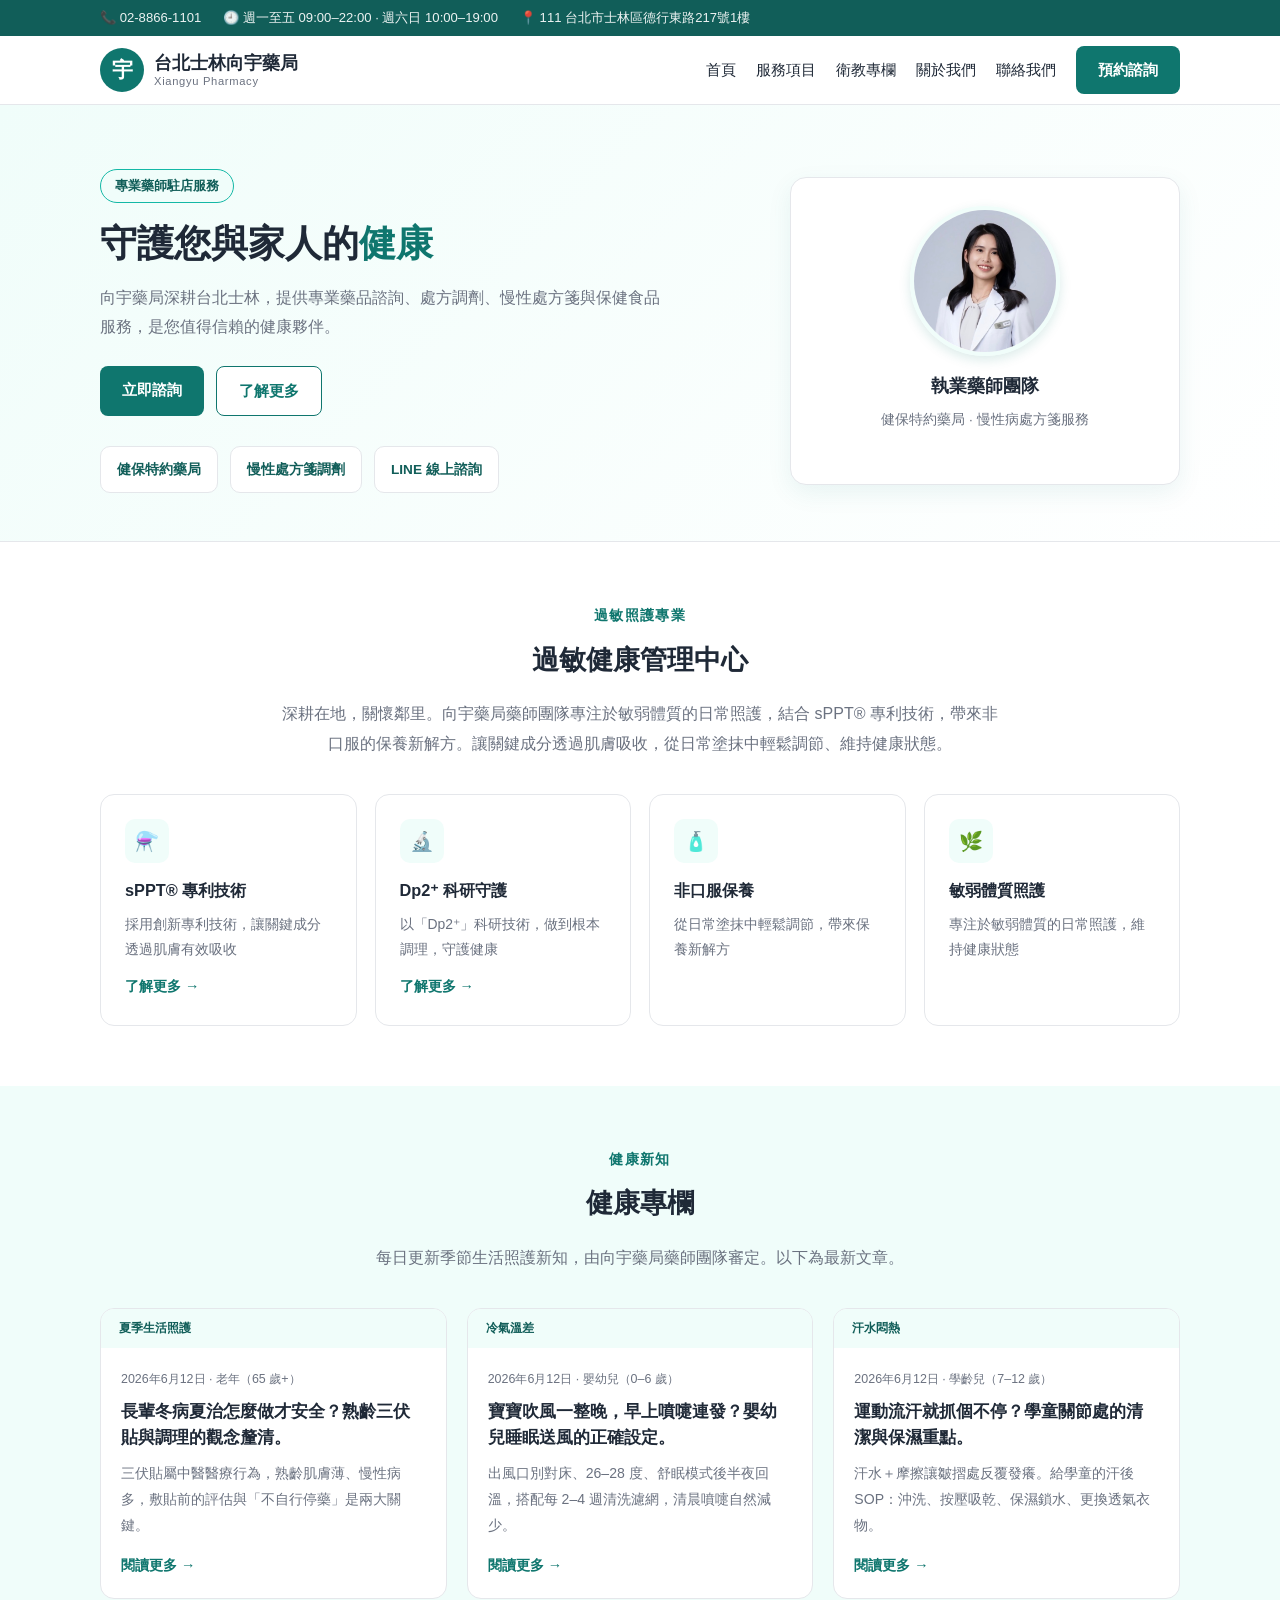
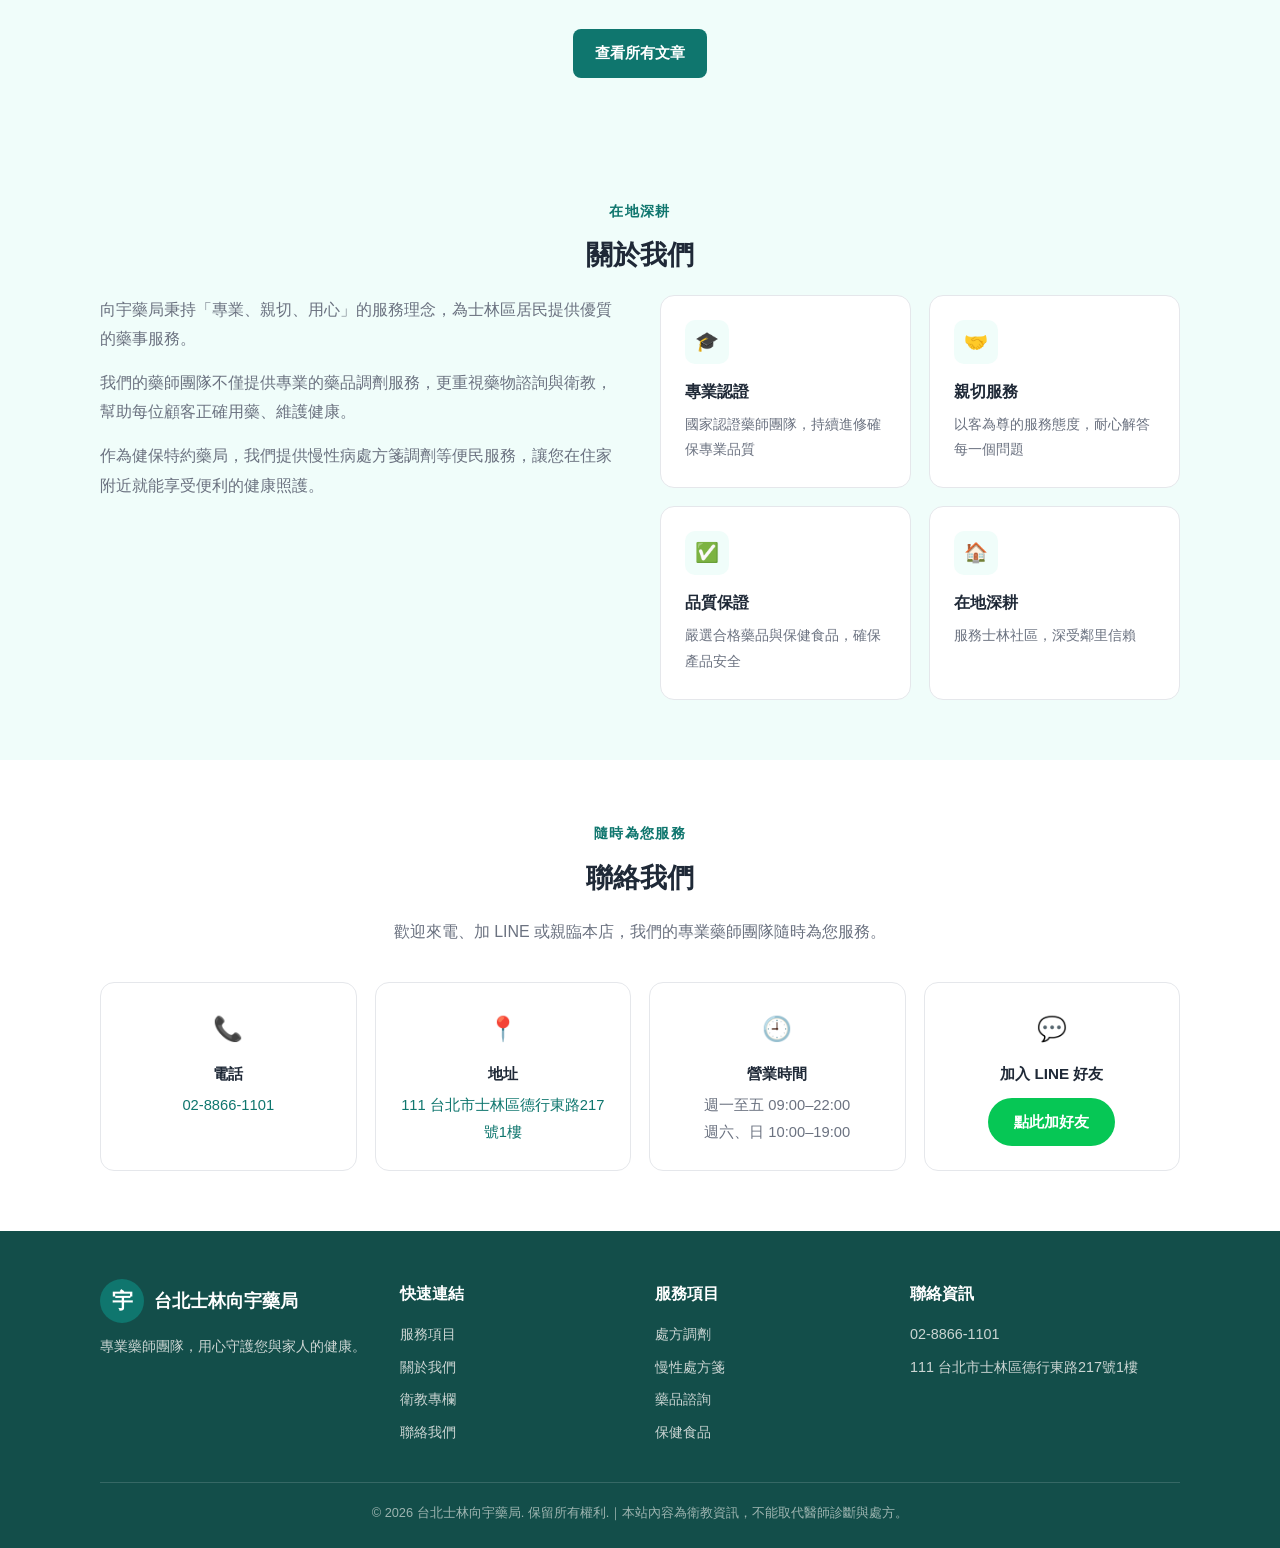
<file: index.html>
<!DOCTYPE html>
<html lang="zh-Hant-TW">
<head>
<meta charset="UTF-8">
<meta name="viewport" content="width=device-width, initial-scale=1">
<title>台北士林向宇藥局 | 專業健康服務</title>
<meta name="description" content="台北士林向宇藥局提供專業藥品諮詢、處方調劑、慢性處方箋與過敏健康管理服務，守護您與家人的健康。電話 02-8866-1101。">
<style>
:root{--p:#0F766E;--p-dark:#115E59;--p-light:#F0FDFA;--p-mid:#14B8A6;--ink:#1F2937;--muted:#6B7280;--border:#E5E7EB;--line:#06C755;--bg:#FFFFFF}
*{margin:0;padding:0;box-sizing:border-box}
body{font-family:"Noto Sans TC","Microsoft JhengHei","PingFang TC",sans-serif;color:var(--ink);line-height:1.85;background:var(--bg)}
a{text-decoration:none;color:var(--p)}
.wrap{max-width:1120px;margin:0 auto;padding:0 20px}
.topbar{background:var(--p-dark);color:#fff;font-size:.82rem}
.topbar .wrap{display:flex;gap:22px;flex-wrap:wrap;padding:6px 20px}
.topbar span{opacity:.92}
header{position:sticky;top:0;z-index:50;background:rgba(255,255,255,.96);backdrop-filter:blur(6px);border-bottom:1px solid var(--border)}
header .wrap{display:flex;align-items:center;justify-content:space-between;padding:10px 20px;gap:10px;flex-wrap:wrap}
.brand{display:flex;align-items:center;gap:10px}
.brand .mark{width:44px;height:44px;border-radius:50%;background:var(--p);color:#fff;display:flex;align-items:center;justify-content:center;font-size:1.3rem;font-weight:700}
.brand .name{font-weight:700;font-size:1.1rem;line-height:1.3}
.brand .name small{display:block;font-weight:400;color:var(--muted);font-size:.7rem;letter-spacing:.06em}
nav{display:flex;align-items:center;gap:20px;flex-wrap:wrap}
nav a{color:var(--ink);font-size:.95rem}
nav a:hover{color:var(--p)}
.btn{display:inline-block;background:var(--p);color:#fff;font-weight:700;padding:10px 22px;border-radius:8px;font-size:.95rem}
.btn:hover{background:var(--p-dark);color:#fff}
.btn.ghost{background:#fff;color:var(--p);border:1.5px solid var(--p)}
.hero{background:linear-gradient(135deg,var(--p-light),#fff);padding:64px 0 48px;border-bottom:1px solid var(--border)}
.hero .wrap{display:grid;grid-template-columns:1.25fr .75fr;gap:40px;align-items:center}
.badge{display:inline-block;background:var(--p-light);color:var(--p-dark);border:1px solid var(--p-mid);border-radius:999px;font-size:.8rem;font-weight:700;padding:4px 14px;margin-bottom:16px}
.hero h1{font-size:2.3rem;line-height:1.35;margin-bottom:14px}
.hero h1 em{font-style:normal;color:var(--p)}
.hero p{color:var(--muted);max-width:560px;margin-bottom:24px}
.hero .actions{display:flex;gap:12px;margin-bottom:30px}
.chips{display:flex;gap:12px;flex-wrap:wrap}
.chip{background:#fff;border:1px solid var(--border);border-radius:10px;padding:10px 16px;font-size:.85rem;font-weight:700;color:var(--p-dark)}
.pharm-card{background:#fff;border:1px solid var(--border);border-radius:16px;padding:28px;text-align:center;box-shadow:0 8px 24px rgba(15,118,110,.08)}
.pharm-card .avatar{width:84px;height:84px;border-radius:50%;background:var(--p-light);color:var(--p);display:flex;align-items:center;justify-content:center;font-size:2rem;font-weight:700;margin:0 auto 14px}
.pharm-card .photo{width:150px;height:150px;border-radius:50%;object-fit:cover;object-position:top;margin:0 auto 14px;display:block;border:4px solid var(--p-light);box-shadow:0 4px 12px rgba(15,118,110,.15)}
.pharm-card h3{font-size:1.1rem;margin-bottom:4px}
.pharm-card p{color:var(--muted);font-size:.85rem}
.section{padding:60px 0}
.section.alt{background:var(--p-light)}
.kicker{text-align:center;color:var(--p);font-weight:700;font-size:.9rem;letter-spacing:.1em;margin-bottom:6px}
.section h2{text-align:center;font-size:1.7rem;margin-bottom:14px}
.section .lead{text-align:center;color:var(--muted);max-width:720px;margin:0 auto 36px}
.grid4{display:grid;grid-template-columns:repeat(auto-fit,minmax(230px,1fr));gap:18px}
.fcard{background:#fff;border:1px solid var(--border);border-radius:14px;padding:24px}
.fcard .ico{width:44px;height:44px;border-radius:10px;background:var(--p-light);color:var(--p);display:flex;align-items:center;justify-content:center;font-size:1.2rem;margin-bottom:12px}
.fcard h3{font-size:1.02rem;margin-bottom:6px}
.fcard p{color:var(--muted);font-size:.87rem}
.acards{display:grid;grid-template-columns:repeat(auto-fit,minmax(280px,1fr));gap:20px}
.acard{background:#fff;border:1px solid var(--border);border-radius:14px;overflow:hidden;display:flex;flex-direction:column}
.acard .tagbar{background:var(--p-light);color:var(--p-dark);font-size:.78rem;font-weight:700;padding:8px 18px}
.acard .inner{padding:20px;display:flex;flex-direction:column;flex:1}
.acard .meta{color:var(--muted);font-size:.78rem;margin-bottom:8px}
.acard h3{font-size:1.05rem;line-height:1.5;margin-bottom:10px}
.acard p{color:var(--muted);font-size:.88rem;flex:1}
.acard a{font-weight:700;margin-top:14px;font-size:.9rem}
.about{display:grid;grid-template-columns:1fr 1fr;gap:40px;align-items:start}
.about .text p{color:var(--muted);margin-bottom:14px}
.contact-grid{display:grid;grid-template-columns:repeat(auto-fit,minmax(220px,1fr));gap:18px}
.ccard{background:#fff;border:1px solid var(--border);border-radius:14px;padding:24px;text-align:center}
.ccard .ico{font-size:1.5rem;margin-bottom:8px}
.ccard h3{font-size:.95rem;margin-bottom:4px}
.ccard p{color:var(--muted);font-size:.92rem}
.btn-line{display:inline-block;background:var(--line);color:#fff;font-weight:700;padding:10px 26px;border-radius:999px;font-size:.95rem;margin-top:6px}
article{max-width:760px;margin:0 auto;padding:46px 20px}
article h1{font-size:1.6rem;line-height:1.5;margin-bottom:8px}
article .meta{color:var(--muted);font-size:.85rem;margin-bottom:26px}
article h2{color:var(--p-dark);font-size:1.2rem;margin:30px 0 10px;text-align:left}
article p,article li{margin-bottom:12px;color:#374151}
article ul{padding-left:24px}
.notice{background:var(--p-light);border-left:5px solid var(--p);padding:14px 18px;margin:24px 0;font-size:.92rem;border-radius:0 8px 8px 0}
.back{display:inline-block;margin-top:28px;font-weight:700}
.divider{border:none;border-top:1px solid var(--border);max-width:760px;margin:10px auto}
footer{background:#134E4A;color:#CBD5D3;padding:48px 0 24px;font-size:.9rem}
footer .cols{display:grid;grid-template-columns:1.2fr 1fr 1fr 1.2fr;gap:30px;margin-bottom:30px}
footer h3{color:#fff;font-size:1rem;margin-bottom:12px}
footer a{color:#CBD5D3;display:block;margin-bottom:6px}
footer a:hover{color:#fff}
footer .copy{border-top:1px solid rgba(255,255,255,.15);padding-top:18px;text-align:center;font-size:.8rem;color:#9DB4B0}
@media(max-width:860px){.hero .wrap,.about,footer .cols{grid-template-columns:1fr}.hero h1{font-size:1.8rem}}
</style>
<script type="application/ld+json">
{
  "@context": "https://schema.org",
  "@type": "Pharmacy",
  "name": "向宇藥局",
  "telephone": "+886-2-8866-1101",
  "openingHours": ["Mo-Fr 09:00-22:00","Sa-Su 10:00-19:00"],
  "address": {"@type": "PostalAddress","streetAddress": "士林區德行東路217號1樓","addressLocality": "台北市","postalCode": "111","addressCountry": "TW"},
  "url": "https://xn--iqrt6ikrcfvaw82b916b.com/"
}
</script>
</head>
<body>

<div class="topbar">
  <div class="wrap">
    <span>📞 02-8866-1101</span>
    <span>🕘 週一至五 09:00–22:00 · 週六日 10:00–19:00</span>
    <span>📍 111 台北市士林區德行東路217號1樓</span>
  </div>
</div>

<header>
  <div class="wrap">
    <div class="brand">
      <div class="mark">宇</div>
      <div class="name">台北士林向宇藥局<small>Xiangyu Pharmacy</small></div>
    </div>
    <nav>
      <a href="#top">首頁</a>
      <a href="#services">服務項目</a>
      <a href="articles.html">衛教專欄</a>
      <a href="#about">關於我們</a>
      <a href="#contact">聯絡我們</a>
      <a class="btn" href="tel:02-88661101">預約諮詢</a>
    </nav>
  </div>
</header>

<div class="hero" id="top">
  <div class="wrap">
    <div>
      <span class="badge">專業藥師駐店服務</span>
      <h1>守護您與家人的<em>健康</em></h1>
      <p>向宇藥局深耕台北士林，提供專業藥品諮詢、處方調劑、慢性處方箋與保健食品服務，是您值得信賴的健康夥伴。</p>
      <div class="actions">
        <a class="btn" href="#contact">立即諮詢</a>
        <a class="btn ghost" href="#services">了解更多</a>
      </div>
      <div class="chips">
        <span class="chip">健保特約藥局</span>
        <span class="chip">慢性處方箋調劑</span>
        <span class="chip">LINE 線上諮詢</span>
      </div>
    </div>
    <div class="pharm-card">
      <img class="photo" src="1781167877160.jpg" alt="向宇藥局 執業藥師">
      <h3>執業藥師團隊</h3>
      <p>健保特約藥局 · 慢性病處方箋服務</p>
    </div>
  </div>
</div>

<div class="section" id="services">
  <div class="wrap">
    <div class="kicker">過敏照護專業</div>
    <h2>過敏健康管理中心</h2>
    <p class="lead">深耕在地，關懷鄰里。向宇藥局藥師團隊專注於敏弱體質的日常照護，結合 sPPT® 專利技術，帶來非口服的保養新解方。讓關鍵成分透過肌膚吸收，從日常塗抹中輕鬆調節、維持健康狀態。</p>
    <div class="grid4">
      <div class="fcard"><div class="ico">⚗️</div><h3>sPPT® 專利技術</h3><p>採用創新專利技術，讓關鍵成分透過肌膚有效吸收</p><a href="sppt.html" style="display:inline-block;margin-top:10px;font-weight:700;font-size:.9rem">了解更多 →</a></div>
      <div class="fcard"><div class="ico">🔬</div><h3>Dp2⁺ 科研守護</h3><p>以「Dp2⁺」科研技術，做到根本調理，守護健康</p><a href="dp2.html" style="display:inline-block;margin-top:10px;font-weight:700;font-size:.9rem">了解更多 →</a></div>
      <div class="fcard"><div class="ico">🧴</div><h3>非口服保養</h3><p>從日常塗抹中輕鬆調節，帶來保養新解方</p></div>
      <div class="fcard"><div class="ico">🌿</div><h3>敏弱體質照護</h3><p>專注於敏弱體質的日常照護，維持健康狀態</p></div>
    </div>
  </div>
</div>

<div class="section alt" id="articles">
  <div class="wrap">
    <div class="kicker">健康新知</div>
    <h2>健康專欄</h2>
    <p class="lead">每日更新季節生活照護新知，由向宇藥局藥師團隊審定。以下為最新文章。</p>
    <div class="acards">
      <div class="acard">
        <div class="tagbar">夏季生活照護</div>
        <div class="inner">
          <div class="meta">2026年6月12日 · 老年（65 歲+）</div>
          <h3>長輩冬病夏治怎麼做才安全？熟齡三伏貼與調理的觀念釐清。</h3>
          <p>三伏貼屬中醫醫療行為，熟齡肌膚薄、慢性病多，敷貼前的評估與「不自行停藥」是兩大關鍵。</p>
          <a href="articles.html#a-20260612-1">閱讀更多 →</a>
        </div>
      </div>
      <div class="acard">
        <div class="tagbar">冷氣溫差</div>
        <div class="inner">
          <div class="meta">2026年6月12日 · 嬰幼兒（0–6 歲）</div>
          <h3>寶寶吹風一整晚，早上噴嚏連發？嬰幼兒睡眠送風的正確設定。</h3>
          <p>出風口別對床、26–28 度、舒眠模式後半夜回溫，搭配每 2–4 週清洗濾網，清晨噴嚏自然減少。</p>
          <a href="articles.html#a-20260612-2">閱讀更多 →</a>
        </div>
      </div>
      <div class="acard">
        <div class="tagbar">汗水悶熱</div>
        <div class="inner">
          <div class="meta">2026年6月12日 · 學齡兒（7–12 歲）</div>
          <h3>運動流汗就抓個不停？學童關節處的清潔與保濕重點。</h3>
          <p>汗水＋摩擦讓皺摺處反覆發癢。給學童的汗後 SOP：沖洗、按壓吸乾、保濕鎖水、更換透氣衣物。</p>
          <a href="articles.html#a-20260612-3">閱讀更多 →</a>
        </div>
      </div>
    </div>
    <div style="text-align:center;margin-top:30px"><a class="btn" href="articles.html">查看所有文章</a></div>
  </div>
</div>


<div class="section alt" id="about">
  <div class="wrap">
    <div class="kicker">在地深耕</div>
    <h2>關於我們</h2>
    <div class="about">
      <div class="text">
        <p>向宇藥局秉持「專業、親切、用心」的服務理念，為士林區居民提供優質的藥事服務。</p>
        <p>我們的藥師團隊不僅提供專業的藥品調劑服務，更重視藥物諮詢與衛教，幫助每位顧客正確用藥、維護健康。</p>
        <p>作為健保特約藥局，我們提供慢性病處方箋調劑等便民服務，讓您在住家附近就能享受便利的健康照護。</p>
      </div>
      <div class="grid4" style="grid-template-columns:repeat(2,1fr)">
        <div class="fcard"><div class="ico">🎓</div><h3>專業認證</h3><p>國家認證藥師團隊，持續進修確保專業品質</p></div>
        <div class="fcard"><div class="ico">🤝</div><h3>親切服務</h3><p>以客為尊的服務態度，耐心解答每一個問題</p></div>
        <div class="fcard"><div class="ico">✅</div><h3>品質保證</h3><p>嚴選合格藥品與保健食品，確保產品安全</p></div>
        <div class="fcard"><div class="ico">🏠</div><h3>在地深耕</h3><p>服務士林社區，深受鄰里信賴</p></div>
      </div>
    </div>
  </div>
</div>

<div class="section" id="contact">
  <div class="wrap">
    <div class="kicker">隨時為您服務</div>
    <h2>聯絡我們</h2>
    <p class="lead">歡迎來電、加 LINE 或親臨本店，我們的專業藥師團隊隨時為您服務。</p>
    <div class="contact-grid">
      <div class="ccard"><div class="ico">📞</div><h3>電話</h3><p><a href="tel:02-88661101">02-8866-1101</a></p></div>
      <div class="ccard"><div class="ico">📍</div><h3>地址</h3><p><a href="https://www.google.com/maps/search/?api=1&query=台北市士林區德行東路217號1樓向宇藥局" target="_blank" rel="noopener">111 台北市士林區德行東路217號1樓</a></p></div>
<div class="ccard"><div class="ico">🕘</div><h3>營業時間</h3><p>週一至五 09:00–22:00<br>週六、日 10:00–19:00</p></div>
            <div class="ccard"><div class="ico">💬</div><h3>加入 LINE 好友</h3><a class="btn-line" href="https://line.me/R/ti/p/@549kqnfk" target="_blank" rel="noopener">點此加好友</a></div>
    </div>
  </div>
</div>

<footer>
  <div class="wrap">
    <div class="cols">
      <div>
        <div class="brand" style="margin-bottom:10px"><div class="mark">宇</div><div class="name" style="color:#fff">台北士林向宇藥局</div></div>
        <p>專業藥師團隊，用心守護您與家人的健康。</p>
      </div>
      <div>
        <h3>快速連結</h3>
        <a href="#services">服務項目</a>
        <a href="#about">關於我們</a>
        <a href="articles.html">衛教專欄</a>
        <a href="#contact">聯絡我們</a>
      </div>
      <div>
        <h3>服務項目</h3>
        <a href="#services">處方調劑</a>
        <a href="#services">慢性處方箋</a>
        <a href="#services">藥品諮詢</a>
        <a href="#services">保健食品</a>
      </div>
      <div>
        <h3>聯絡資訊</h3>
        <a href="tel:02-88661101">02-8866-1101</a>
        <a href="#contact">111 台北市士林區德行東路217號1樓</a>
      </div>
    </div>
    <div class="copy">© 2026 台北士林向宇藥局. 保留所有權利.｜本站內容為衛教資訊，不能取代醫師診斷與處方。</div>
  </div>
</footer>
</body>
</html>
</file>
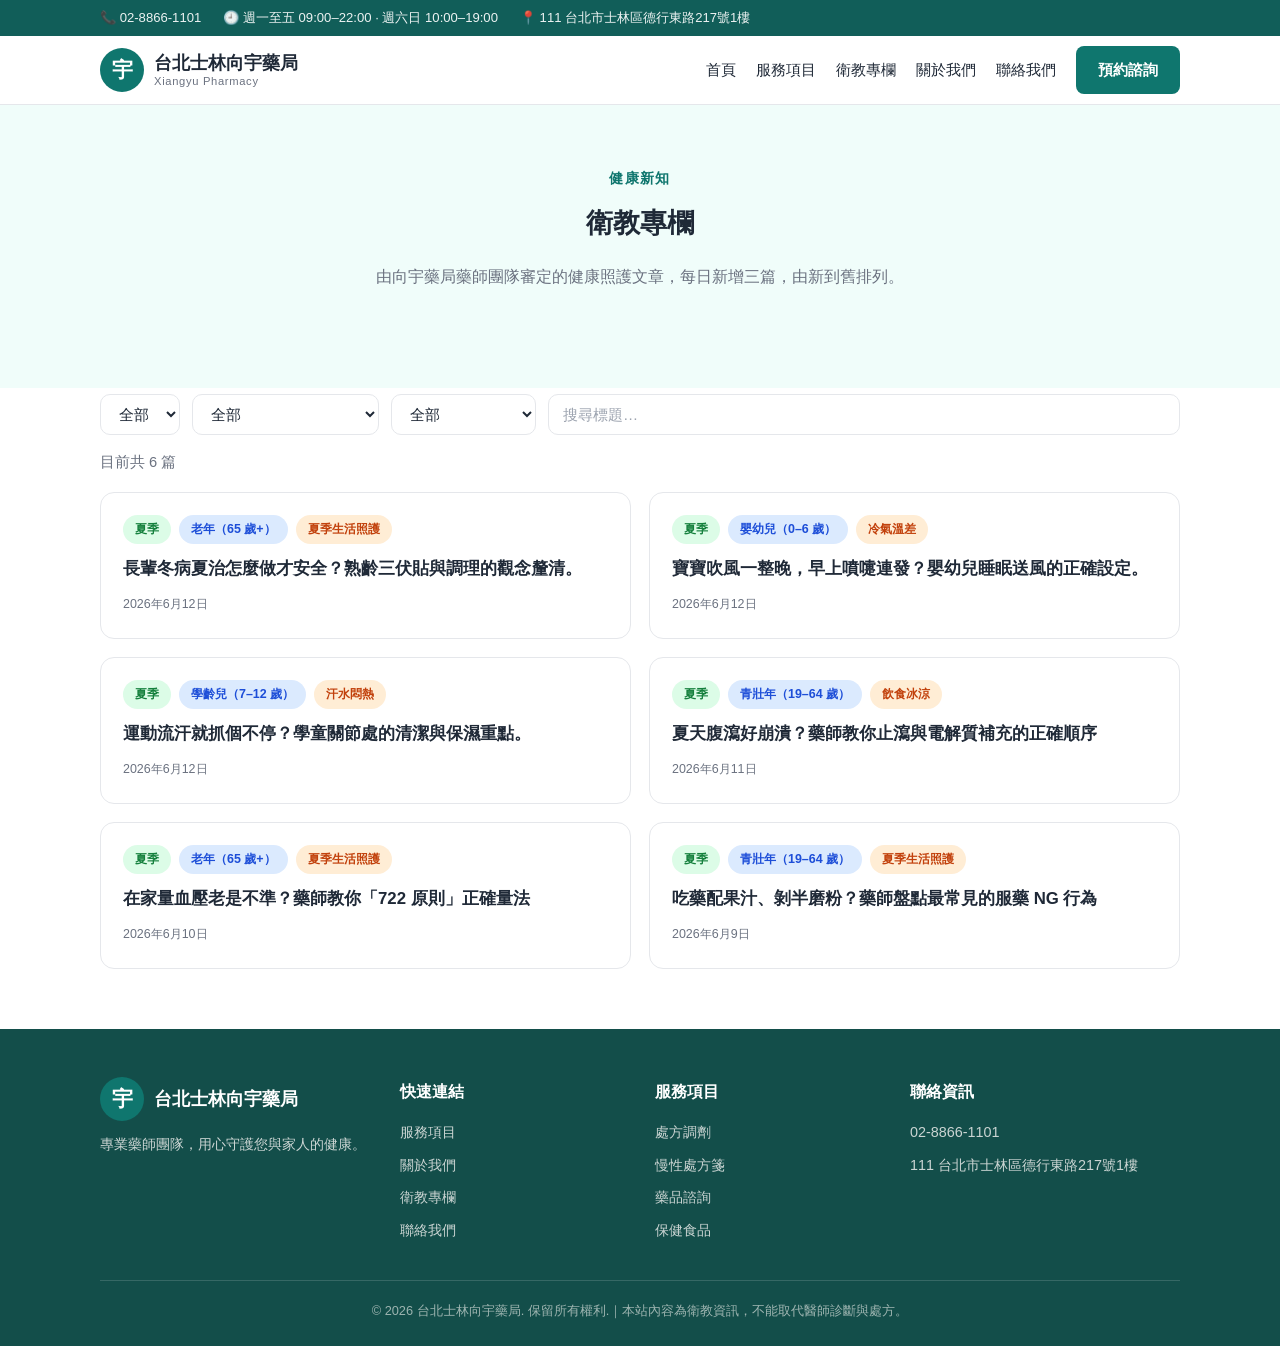
<file: articles.html>
<!DOCTYPE html>
<html lang="zh-Hant-TW">
<head>
<meta charset="UTF-8">
<meta name="viewport" content="width=device-width, initial-scale=1">
<title>衛教專欄 | 台北士林向宇藥局</title>
<meta name="description" content="台北士林向宇藥局衛教專欄：由藥師團隊審定的健康生活照護文章，每日更新。">
<style>
:root{--p:#0F766E;--p-dark:#115E59;--p-light:#F0FDFA;--p-mid:#14B8A6;--ink:#1F2937;--muted:#6B7280;--border:#E5E7EB;--line:#06C755;--bg:#FFFFFF}
*{margin:0;padding:0;box-sizing:border-box}
body{font-family:"Noto Sans TC","Microsoft JhengHei","PingFang TC",sans-serif;color:var(--ink);line-height:1.85;background:var(--bg)}
a{text-decoration:none;color:var(--p)}
.wrap{max-width:1120px;margin:0 auto;padding:0 20px}
.topbar{background:var(--p-dark);color:#fff;font-size:.82rem}
.topbar .wrap{display:flex;gap:22px;flex-wrap:wrap;padding:6px 20px}
.topbar span{opacity:.92}
header{position:sticky;top:0;z-index:50;background:rgba(255,255,255,.96);backdrop-filter:blur(6px);border-bottom:1px solid var(--border)}
header .wrap{display:flex;align-items:center;justify-content:space-between;padding:10px 20px;gap:10px;flex-wrap:wrap}
.brand{display:flex;align-items:center;gap:10px}
.brand .mark{width:44px;height:44px;border-radius:50%;background:var(--p);color:#fff;display:flex;align-items:center;justify-content:center;font-size:1.3rem;font-weight:700}
.brand .name{font-weight:700;font-size:1.1rem;line-height:1.3}
.brand .name small{display:block;font-weight:400;color:var(--muted);font-size:.7rem;letter-spacing:.06em}
nav{display:flex;align-items:center;gap:20px;flex-wrap:wrap}
nav a{color:var(--ink);font-size:.95rem}
nav a:hover{color:var(--p)}
.btn{display:inline-block;background:var(--p);color:#fff;font-weight:700;padding:10px 22px;border-radius:8px;font-size:.95rem}
.btn:hover{background:var(--p-dark);color:#fff}
.btn.ghost{background:#fff;color:var(--p);border:1.5px solid var(--p)}
.hero{background:linear-gradient(135deg,var(--p-light),#fff);padding:64px 0 48px;border-bottom:1px solid var(--border)}
.hero .wrap{display:grid;grid-template-columns:1.25fr .75fr;gap:40px;align-items:center}
.badge{display:inline-block;background:var(--p-light);color:var(--p-dark);border:1px solid var(--p-mid);border-radius:999px;font-size:.8rem;font-weight:700;padding:4px 14px;margin-bottom:16px}
.hero h1{font-size:2.3rem;line-height:1.35;margin-bottom:14px}
.hero h1 em{font-style:normal;color:var(--p)}
.hero p{color:var(--muted);max-width:560px;margin-bottom:24px}
.hero .actions{display:flex;gap:12px;margin-bottom:30px}
.chips{display:flex;gap:12px;flex-wrap:wrap}
.chip{background:#fff;border:1px solid var(--border);border-radius:10px;padding:10px 16px;font-size:.85rem;font-weight:700;color:var(--p-dark)}
.pharm-card{background:#fff;border:1px solid var(--border);border-radius:16px;padding:28px;text-align:center;box-shadow:0 8px 24px rgba(15,118,110,.08)}
.pharm-card .avatar{width:84px;height:84px;border-radius:50%;background:var(--p-light);color:var(--p);display:flex;align-items:center;justify-content:center;font-size:2rem;font-weight:700;margin:0 auto 14px}
.pharm-card .photo{width:150px;height:150px;border-radius:50%;object-fit:cover;object-position:top;margin:0 auto 14px;display:block;border:4px solid var(--p-light);box-shadow:0 4px 12px rgba(15,118,110,.15)}
.pharm-card h3{font-size:1.1rem;margin-bottom:4px}
.pharm-card p{color:var(--muted);font-size:.85rem}
.section{padding:60px 0}
.section.alt{background:var(--p-light)}
.kicker{text-align:center;color:var(--p);font-weight:700;font-size:.9rem;letter-spacing:.1em;margin-bottom:6px}
.section h2{text-align:center;font-size:1.7rem;margin-bottom:14px}
.section .lead{text-align:center;color:var(--muted);max-width:720px;margin:0 auto 36px}
.grid4{display:grid;grid-template-columns:repeat(auto-fit,minmax(230px,1fr));gap:18px}
.fcard{background:#fff;border:1px solid var(--border);border-radius:14px;padding:24px}
.fcard .ico{width:44px;height:44px;border-radius:10px;background:var(--p-light);color:var(--p);display:flex;align-items:center;justify-content:center;font-size:1.2rem;margin-bottom:12px}
.fcard h3{font-size:1.02rem;margin-bottom:6px}
.fcard p{color:var(--muted);font-size:.87rem}
.acards{display:grid;grid-template-columns:repeat(auto-fit,minmax(280px,1fr));gap:20px}
.acard{background:#fff;border:1px solid var(--border);border-radius:14px;overflow:hidden;display:flex;flex-direction:column}
.acard .tagbar{background:var(--p-light);color:var(--p-dark);font-size:.78rem;font-weight:700;padding:8px 18px}
.acard .inner{padding:20px;display:flex;flex-direction:column;flex:1}
.acard .meta{color:var(--muted);font-size:.78rem;margin-bottom:8px}
.acard h3{font-size:1.05rem;line-height:1.5;margin-bottom:10px}
.acard p{color:var(--muted);font-size:.88rem;flex:1}
.acard a{font-weight:700;margin-top:14px;font-size:.9rem}
.about{display:grid;grid-template-columns:1fr 1fr;gap:40px;align-items:start}
.about .text p{color:var(--muted);margin-bottom:14px}
.contact-grid{display:grid;grid-template-columns:repeat(auto-fit,minmax(220px,1fr));gap:18px}
.ccard{background:#fff;border:1px solid var(--border);border-radius:14px;padding:24px;text-align:center}
.ccard .ico{font-size:1.5rem;margin-bottom:8px}
.ccard h3{font-size:.95rem;margin-bottom:4px}
.ccard p{color:var(--muted);font-size:.92rem}
.btn-line{display:inline-block;background:var(--line);color:#fff;font-weight:700;padding:10px 26px;border-radius:999px;font-size:.95rem;margin-top:6px}
article{max-width:760px;margin:0 auto;padding:46px 20px}
article h1{font-size:1.6rem;line-height:1.5;margin-bottom:8px}
article .meta{color:var(--muted);font-size:.85rem;margin-bottom:26px}
article h2{color:var(--p-dark);font-size:1.2rem;margin:30px 0 10px;text-align:left}
article p,article li{margin-bottom:12px;color:#374151}
article ul{padding-left:24px}
.notice{background:var(--p-light);border-left:5px solid var(--p);padding:14px 18px;margin:24px 0;font-size:.92rem;border-radius:0 8px 8px 0}
.back{display:inline-block;margin-top:28px;font-weight:700}
.divider{border:none;border-top:1px solid var(--border);max-width:760px;margin:10px auto}
footer{background:#134E4A;color:#CBD5D3;padding:48px 0 24px;font-size:.9rem}
footer .cols{display:grid;grid-template-columns:1.2fr 1fr 1fr 1.2fr;gap:30px;margin-bottom:30px}
footer h3{color:#fff;font-size:1rem;margin-bottom:12px}
footer a{color:#CBD5D3;display:block;margin-bottom:6px}
footer a:hover{color:#fff}
footer .copy{border-top:1px solid rgba(255,255,255,.15);padding-top:18px;text-align:center;font-size:.8rem;color:#9DB4B0}
.filters{display:flex;gap:12px;flex-wrap:wrap;max-width:1120px;margin:0 auto;padding:6px 20px 4px}
.filters select{padding:10px 14px;border:1px solid var(--border);border-radius:10px;background:#fff;font-size:.95rem;color:var(--ink);font-family:inherit}
.filters input{flex:1;min-width:200px;padding:10px 14px;border:1px solid var(--border);border-radius:10px;font-size:.95rem;font-family:inherit;color:var(--ink)}
.filters input::placeholder{color:#9CA3AF}
.fcount{max-width:1120px;margin:0 auto;padding:10px 20px 16px;color:var(--muted);font-size:.92rem}
.alist{display:grid;grid-template-columns:repeat(auto-fill,minmax(380px,1fr));gap:18px;max-width:1120px;margin:0 auto;padding:0 20px 60px}
.aitem{background:#fff;border:1px solid var(--border);border-radius:14px;padding:22px;cursor:pointer;transition:box-shadow .15s}
.aitem:hover{box-shadow:0 6px 18px rgba(15,118,110,.12)}
.aitem .tags{display:flex;gap:8px;flex-wrap:wrap;margin-bottom:12px}
.aitem .tag{font-size:.78rem;font-weight:700;border-radius:999px;padding:3px 12px}
.tag-s{background:#DCFCE7;color:#15803D}
.tag-a{background:#DBEAFE;color:#1D4ED8}
.tag-c{background:#FFEDD5;color:#C2410C}
.aitem h3{font-size:1.05rem;line-height:1.6}
.aitem .meta{color:var(--muted);font-size:.78rem;margin-top:10px}
#readview{display:none}
#readview .divider{display:none}
#readview article{display:none}
@media(max-width:860px){.hero .wrap,.about,footer .cols{grid-template-columns:1fr}.hero h1{font-size:1.8rem}}
</style>
</head>
<body>

<div class="topbar">
  <div class="wrap">
    <span>📞 02-8866-1101</span>
    <span>🕘 週一至五 09:00–22:00 · 週六日 10:00–19:00</span>
    <span>📍 111 台北市士林區德行東路217號1樓</span>
  </div>
</div>

<header>
  <div class="wrap">
    <div class="brand">
      <div class="mark">宇</div>
      <div class="name">台北士林向宇藥局<small>Xiangyu Pharmacy</small></div>
    </div>
    <nav>
      <a href="index.html">首頁</a>
      <a href="index.html#services">服務項目</a>
      <a href="articles.html">衛教專欄</a>
      <a href="index.html#about">關於我們</a>
      <a href="index.html#contact">聯絡我們</a>
      <a class="btn" href="tel:02-88661101">預約諮詢</a>
    </nav>
  </div>
</header>

<div class="section alt">
  <div class="wrap">
    <div class="kicker">健康新知</div>
    <h2>衛教專欄</h2>
    <p class="lead">由向宇藥局藥師團隊審定的健康照護文章，每日新增三篇，由新到舊排列。</p>
  </div>
</div>

<div id="listview">
<div class="filters">
  <select id="f-season"><option>全部</option><option>夏季</option></select>
  <select id="f-age"><option>全部</option><option>嬰幼兒（0–6 歲）</option><option>學齡兒（7–12 歲）</option><option>青少年（13–18 歲）</option><option>青壯年（19–64 歲）</option><option>老年（65 歲+）</option></select>
  <select id="f-cause"><option>全部</option><option>冷氣溫差</option><option>飲食冰涼</option><option>泳池/海邊戲水</option><option>汗水悶熱</option><option>紫外線日曬</option><option>夏季生活照護</option><option>濕熱黴菌塵螨</option></select>
  <input id="f-q" type="text" placeholder="搜尋標題…">
</div>
<div class="fcount" id="fcount">目前共 6 篇</div>
<div class="alist">
  <div class="aitem" data-target="a-20260612-1" data-age="老年（65 歲+）" data-cause="夏季生活照護" data-title="長輩冬病夏治怎麼做才安全？熟齡三伏貼與調理的觀念釐清。">
    <div class="tags"><span class="tag tag-s">夏季</span><span class="tag tag-a">老年（65 歲+）</span><span class="tag tag-c">夏季生活照護</span></div>
    <h3>長輩冬病夏治怎麼做才安全？熟齡三伏貼與調理的觀念釐清。</h3>
    <div class="meta">2026年6月12日</div>
  </div>
  <div class="aitem" data-target="a-20260612-2" data-age="嬰幼兒（0–6 歲）" data-cause="冷氣溫差" data-title="寶寶吹風一整晚，早上噴嚏連發？嬰幼兒睡眠送風的正確設定。">
    <div class="tags"><span class="tag tag-s">夏季</span><span class="tag tag-a">嬰幼兒（0–6 歲）</span><span class="tag tag-c">冷氣溫差</span></div>
    <h3>寶寶吹風一整晚，早上噴嚏連發？嬰幼兒睡眠送風的正確設定。</h3>
    <div class="meta">2026年6月12日</div>
  </div>
  <div class="aitem" data-target="a-20260612-3" data-age="學齡兒（7–12 歲）" data-cause="汗水悶熱" data-title="運動流汗就抓個不停？學童關節處的清潔與保濕重點。">
    <div class="tags"><span class="tag tag-s">夏季</span><span class="tag tag-a">學齡兒（7–12 歲）</span><span class="tag tag-c">汗水悶熱</span></div>
    <h3>運動流汗就抓個不停？學童關節處的清潔與保濕重點。</h3>
    <div class="meta">2026年6月12日</div>
  </div>
  <div class="aitem" data-target="a-old-1" data-age="青壯年（19–64 歲）" data-cause="飲食冰涼" data-title="夏天腹瀉好崩潰？藥師教你止瀉與電解質補充的正確順序">
    <div class="tags"><span class="tag tag-s">夏季</span><span class="tag tag-a">青壯年（19–64 歲）</span><span class="tag tag-c">飲食冰涼</span></div>
    <h3>夏天腹瀉好崩潰？藥師教你止瀉與電解質補充的正確順序</h3>
    <div class="meta">2026年6月11日</div>
  </div>
  <div class="aitem" data-target="a-old-2" data-age="老年（65 歲+）" data-cause="夏季生活照護" data-title="在家量血壓老是不準？藥師教你「722 原則」正確量法">
    <div class="tags"><span class="tag tag-s">夏季</span><span class="tag tag-a">老年（65 歲+）</span><span class="tag tag-c">夏季生活照護</span></div>
    <h3>在家量血壓老是不準？藥師教你「722 原則」正確量法</h3>
    <div class="meta">2026年6月10日</div>
  </div>
  <div class="aitem" data-target="a-old-3" data-age="青壯年（19–64 歲）" data-cause="夏季生活照護" data-title="吃藥配果汁、剝半磨粉？藥師盤點最常見的服藥 NG 行為">
    <div class="tags"><span class="tag tag-s">夏季</span><span class="tag tag-a">青壯年（19–64 歲）</span><span class="tag tag-c">夏季生活照護</span></div>
    <h3>吃藥配果汁、剝半磨粉？藥師盤點最常見的服藥 NG 行為</h3>
    <div class="meta">2026年6月9日</div>
  </div>
</div>
</div>

<div id="readview">
<article id="a-20260612-1">
<h1>長輩冬病夏治怎麼做才安全？熟齡三伏貼與調理的觀念釐清。</h1>
<div class="meta">2026年6月12日｜向宇藥局 藥師團隊 審定</div>
<p>「藥師，我可以去貼三伏貼嗎？」每年入夏，向宇藥局櫃台都會遇到長輩這樣問。冬病夏治是流傳已久的調理觀念，但熟齡族群執行前，建議先把以下幾點弄清楚。</p>
<h2>先認識三伏貼的本質</h2>
<p>三伏貼是中醫的穴位敷貼療法，使用溫熱性藥材刺激穴位，屬於醫療行為，一定要由合格中醫師操作，不建議自行購買藥貼使用。</p>
<h2>熟齡族群的風險評估</h2>
<ul>
<li>皮膚較薄、感覺較鈍：灼傷風險高於年輕人，敷貼時間要保守。</li>
<li>慢性病史：高血壓、糖尿病與服用抗凝血劑者，務必事先告知。</li>
<li>近期身體狀況：發燒、感染或皮膚有傷口時應暫停。</li>
</ul>
<h2>調理不等於停藥</h2>
<p>最重要的觀念：任何夏季調理都是輔助，原本的慢性病處方藥不能自行停減。把正在使用的藥單帶給藥師看一眼，是最保險的做法。</p>
<div class="notice">帶著藥單來向宇藥局，藥師免費為長輩確認調理期間的用藥注意事項。電話：<a href="tel:02-88661101">02-8866-1101</a></div>
<a class="back backlist" href="#">‹ 回到文章列表</a>
</article>
<hr class="divider">
<article id="a-20260612-2">
<h1>寶寶吹風一整晚，早上噴嚏連發？嬰幼兒睡眠送風的正確設定。</h1>
<div class="meta">2026年6月12日｜向宇藥局 藥師團隊 審定</div>
<p>許多家長發現：寶寶夏天睡冷氣房，一早起床就連打好幾個噴嚏。其實多數情況不是感冒，而是整夜送風的方式需要調整。</p>
<h2>檢查你家的送風設定</h2>
<ul>
<li>出風口別對床：冷氣葉片調向上方，讓冷空氣自然下沉；電扇改吹牆壁製造循環。</li>
<li>溫度別貪涼：26–28 度最適合，搭配透氣的長袖睡衣。</li>
<li>善用舒眠模式：後半夜自動回溫，減少清晨的溫差刺激。</li>
</ul>
<h2>分辨溫差刺激與感冒</h2>
<p>溫差型的噴嚏鼻水通常起床後一兩個小時內就緩解；若持續整天、鼻涕變濃稠或有發燒，建議就醫確認。</p>
<h2>別忘了清潔</h2>
<p>濾網與扇葉是灰塵大本營，建議每 2–4 週清洗一次；床單枕套每週換洗，給寶寶的鼻子一個乾淨的睡眠環境。</p>
<div class="notice">寶寶的居家照護問題，歡迎來向宇藥局與藥師聊聊，或來電諮詢：<a href="tel:02-88661101">02-8866-1101</a></div>
<a class="back backlist" href="#">‹ 回到文章列表</a>
</article>
<hr class="divider">
<article id="a-20260612-3">
<h1>運動流汗就抓個不停？學童關節處的清潔與保濕重點。</h1>
<div class="meta">2026年6月12日｜向宇藥局 藥師團隊 審定</div>
<p>暑假運動量大增，不少家長帶孩子來向宇藥局，問的都是同一件事：流汗後手肘窩、膝蓋窩癢到不行，怎麼辦？</p>
<h2>汗水＋摩擦＝皺摺處的敵人</h2>
<p>關節皺摺處通風差、汗水容易滯留，加上衣物反覆摩擦，皮膚屏障一旦受損，癢感就會反覆出現，越抓越糟。</p>
<h2>給學童的汗後 SOP</h2>
<ul>
<li>運動後盡快用清水沖洗流汗部位，特別是手肘窩與膝蓋窩。</li>
<li>用毛巾「按壓」吸乾水分，避免大力搓揉。</li>
<li>趁皮膚微濕時塗上無香精保濕乳液鎖水。</li>
<li>替換吸汗透氣的棉質衣物，別讓濕衣服貼在身上。</li>
</ul>
<h2>需要注意的警訊</h2>
<p>抓破皮、起水泡或紅疹蔓延時，請就醫評估；選購兒童適用的清潔保濕產品前，也歡迎先諮詢藥師。</p>
<div class="notice">孩子的皮膚清潔保養品怎麼挑？來向宇藥局讓藥師依膚況建議最合適的選擇。電話：<a href="tel:02-88661101">02-8866-1101</a></div>
<a class="back backlist" href="#">‹ 回到文章列表</a>
</article>
<hr class="divider">
<article id="a-old-1">
<h1>夏天腹瀉好崩潰？藥師教你止瀉與電解質補充的正確順序</h1>
<div class="meta">2026年6月11日｜向宇藥局 藥師團隊 審定</div>
<p>夏天氣溫高，食物保存不當、生食海鮮、手搖飲冰塊，都可能引起急性腸胃炎。突然腹瀉時，很多人第一個反應是「趕快吃止瀉藥」，但順序其實有學問。</p>
<h2>第一步：補水比止瀉更重要</h2>
<ul>
<li>腹瀉最大的風險是脫水與電解質流失，尤其是幼兒與長輩。</li>
<li>建議使用藥局的「口服電解質液（ORS）」，成分比例針對腹瀉設計。</li>
<li>運動飲料糖分偏高、電解質比例不對，只能應急，不建議取代 ORS。</li>
</ul>
<h2>第二步：止瀉藥怎麼用？</h2>
<ul>
<li>輕度水瀉可短期使用止瀉藥緩解，但若是細菌感染引起，過度止瀉反而把病菌留在腸道。</li>
<li>合併發燒、血便、劇烈腹痛時，不要自行止瀉，請盡快就醫。</li>
</ul>
<h2>飲食怎麼調整？</h2>
<p>急性期選擇清淡好消化的食物（白粥、吐司、香蕉），避免乳製品、油炸與高糖飲料，待症狀緩解再逐步恢復正常飲食。</p>
<div class="notice">家中常備口服電解質液與正確的止瀉用藥，歡迎來向宇藥局由藥師依症狀為您建議。電話：<a href="tel:02-88661101">02-8866-1101</a></div>
<a class="back backlist" href="#">‹ 回到文章列表</a>
</article>
<hr class="divider">
<article id="a-old-2">
<h1>在家量血壓老是不準？藥師教你「722 原則」正確量法</h1>
<div class="meta">2026年6月10日｜向宇藥局 藥師團隊 審定</div>
<p>高血壓病友最常問藥師：「為什麼我在家量的血壓，跟診所量的差那麼多？」其實多數時候不是血壓計壞了，而是量測方式不對。</p>
<h2>什麼是 722 原則？</h2>
<ul>
<li><strong>7</strong>：連續 7 天量測。</li>
<li><strong>2</strong>：每天量 2 個時段 — 早上起床後 1 小時內（服藥前）與睡前。</li>
<li><strong>2</strong>：每次量 2 遍，間隔 1 分鐘，取平均值。</li>
</ul>
<h2>量測前的小細節</h2>
<ul>
<li>量測前 30 分鐘避免咖啡、茶、抽菸與運動。</li>
<li>坐姿靠背、雙腳平放、手臂與心臟同高，靜坐 5 分鐘再量。</li>
<li>壓脈帶直接綁在上臂皮膚上，不要隔著厚衣袖。</li>
</ul>
<h2>數值怎麼看？</h2>
<p>居家血壓建議控制在 130/80 mmHg 以下（個別目標請依醫師指示）。把 7 天紀錄帶給醫師或藥師，比單次數值更有參考價值。</p>
<div class="notice">不確定家中血壓計準不準？帶來向宇藥局，藥師免費協助您校對量測方式與判讀紀錄。電話：<a href="tel:02-88661101">02-8866-1101</a></div>
<a class="back backlist" href="#">‹ 回到文章列表</a>
</article>
<hr class="divider">
<article id="a-old-3">
<h1>吃藥配果汁、剝半磨粉？藥師盤點最常見的服藥 NG 行為</h1>
<div class="meta">2026年6月9日｜向宇藥局 藥師團隊 審定</div>
<p>藥效好不好，除了藥本身，「怎麼吃」影響也很大。以下是藥師在櫃台最常遇到的 NG 行為，看看你中了幾項。</p>
<h2>NG 一：用飲料配藥</h2>
<ul>
<li><strong>葡萄柚汁</strong>會抑制肝臟代謝酵素，讓部分降血壓藥、降血脂藥血中濃度飆高。</li>
<li><strong>牛奶</strong>中的鈣會與部分抗生素結合，降低吸收。</li>
<li><strong>茶與咖啡</strong>可能影響鐵劑與部分藥物吸收。最安全的永遠是白開水。</li>
</ul>
<h2>NG 二：自行剝半、磨粉</h2>
<p>「緩釋」「腸溶」劑型剝半或磨碎，會破壞設計，讓藥量一次釋出，可能造成危險。藥錠太大吞不下，請先詢問藥師有無替代劑型。</p>
<h2>NG 三：症狀好了就自行停藥</h2>
<p>抗生素必須吃完整個療程，否則容易產生抗藥性；慢性病用藥更不可自行停藥或減量，調整前請與醫師或藥師討論。</p>
<div class="notice">對家中任何藥品的吃法有疑問，拍照傳到向宇藥局 LINE 或來電，藥師為您確認。電話：<a href="tel:02-88661101">02-8866-1101</a></div>
<a class="back backlist" href="#">‹ 回到文章列表</a>
</article>
</div>

<footer>
  <div class="wrap">
    <div class="cols">
      <div>
        <div class="brand" style="margin-bottom:10px"><div class="mark">宇</div><div class="name" style="color:#fff">台北士林向宇藥局</div></div>
        <p>專業藥師團隊，用心守護您與家人的健康。</p>
      </div>
      <div>
        <h3>快速連結</h3>
        <a href="index.html#services">服務項目</a>
        <a href="index.html#about">關於我們</a>
        <a href="articles.html">衛教專欄</a>
        <a href="index.html#contact">聯絡我們</a>
      </div>
      <div>
        <h3>服務項目</h3>
        <a href="index.html#services">處方調劑</a>
        <a href="index.html#services">慢性處方箋</a>
        <a href="index.html#services">藥品諮詢</a>
        <a href="index.html#services">保健食品</a>
      </div>
      <div>
        <h3>聯絡資訊</h3>
        <a href="tel:02-88661101">02-8866-1101</a>
        <a href="index.html#contact">111 台北市士林區德行東路217號1樓</a>
      </div>
    </div>
    <div class="copy">© 2026 台北士林向宇藥局. 保留所有權利.｜本站內容為衛教資訊，不能取代醫師診斷與處方。</div>
  </div>
</footer>
<script>
(function(){
  var listview=document.getElementById('listview');
  var readview=document.getElementById('readview');
  var selSeason=document.getElementById('f-season');
  var selAge=document.getElementById('f-age');
  var selCause=document.getElementById('f-cause');
  var q=document.getElementById('f-q');
  function apply(){
    var n=0;
    document.querySelectorAll('.aitem').forEach(function(el){
      var ok=(selAge.value==='全部'||el.dataset.age===selAge.value)
        &&(selCause.value==='全部'||el.dataset.cause===selCause.value)
        &&(q.value.trim()===''||el.dataset.title.indexOf(q.value.trim())>-1);
      el.style.display=ok?'':'none'; if(ok)n++;
    });
    document.getElementById('fcount').textContent='目前共 '+n+' 篇';
  }
  [selSeason,selAge,selCause].forEach(function(s){s.addEventListener('change',apply)});
  q.addEventListener('input',apply);
  function openArticle(id){
    var t=document.getElementById(id);
    if(!t)return;
    listview.style.display='none';
    readview.style.display='block';
    readview.querySelectorAll('article').forEach(function(a){a.style.display='none'});
    t.style.display='block';
    window.scrollTo(0,0);
  }
  function backToList(){
    readview.style.display='none';
    listview.style.display='block';
    window.scrollTo(0,0);
    if(history.replaceState)history.replaceState(null,'',location.pathname);
  }
  document.querySelectorAll('.aitem').forEach(function(el){
    el.addEventListener('click',function(){openArticle(el.dataset.target)});
  });
  document.querySelectorAll('.backlist').forEach(function(b){
    b.addEventListener('click',function(e){e.preventDefault();backToList()});
  });
  if(location.hash){var id=location.hash.slice(1);if(document.getElementById(id))openArticle(id);}
  apply();
})();
</script>
</body>
</html>
</file>
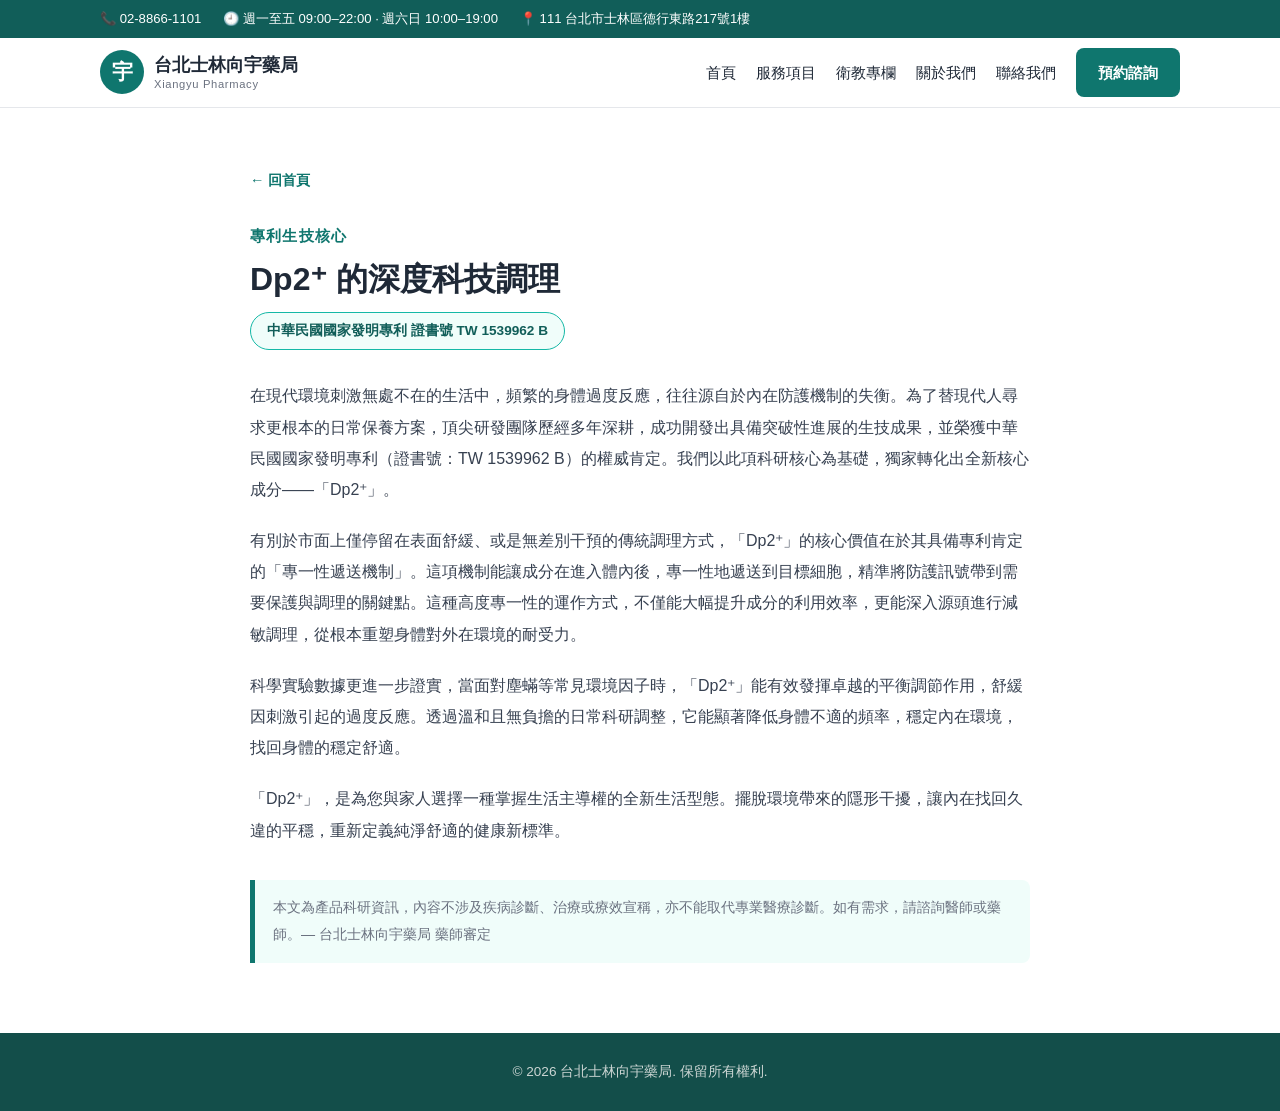
<file: dp2.html>
<!DOCTYPE html>
<html lang="zh-Hant-TW">
<head>
<meta charset="UTF-8">
<meta name="viewport" content="width=device-width, initial-scale=1">
<title>專利生技核心 Dp2⁺ 的深度科技調理｜台北士林向宇藥局</title>
<meta name="description" content="Dp2⁺ 以中華民國國家發明專利（證書號 TW 1539962 B）的專一性遞送機制為核心，深入源頭進行日常減敏調理。">
<style>
:root{--p:#0F766E;--p-dark:#115E59;--p-light:#F0FDFA;--p-mid:#14B8A6;--ink:#1F2937;--muted:#6B7280;--border:#E5E7EB}
*{margin:0;padding:0;box-sizing:border-box}
body{font-family:"Noto Sans TC","Microsoft JhengHei","PingFang TC",sans-serif;color:var(--ink);line-height:1.95;background:#fff}
a{text-decoration:none;color:var(--p)}
.wrap{max-width:1120px;margin:0 auto;padding:0 20px}
.topbar{background:var(--p-dark);color:#fff;font-size:.82rem}
.topbar .wrap{display:flex;gap:22px;flex-wrap:wrap;padding:6px 20px}
header{position:sticky;top:0;z-index:50;background:rgba(255,255,255,.96);backdrop-filter:blur(6px);border-bottom:1px solid var(--border)}
header .wrap{display:flex;align-items:center;justify-content:space-between;padding:10px 20px;gap:10px;flex-wrap:wrap}
.brand{display:flex;align-items:center;gap:10px}
.brand .mark{width:44px;height:44px;border-radius:50%;background:var(--p);color:#fff;display:flex;align-items:center;justify-content:center;font-size:1.3rem;font-weight:700}
.brand .name{font-weight:700;font-size:1.1rem;line-height:1.3}
.brand .name small{display:block;font-weight:400;color:var(--muted);font-size:.7rem;letter-spacing:.06em}
nav{display:flex;align-items:center;gap:20px;flex-wrap:wrap}
nav a{color:var(--ink);font-size:.95rem}
.btn{display:inline-block;background:var(--p);color:#fff;font-weight:700;padding:10px 22px;border-radius:8px;font-size:.95rem}
.page{max-width:820px;margin:0 auto;padding:56px 20px 70px}
.page .backtop{font-size:.9rem;font-weight:700}
.kicker{color:var(--p);font-weight:700;font-size:.95rem;letter-spacing:.08em;margin:26px 0 6px}
.page h1{font-size:2rem;line-height:1.4;margin-bottom:10px}
.page .sub{display:inline-block;background:var(--p-light);color:var(--p-dark);border:1px solid var(--p-mid);border-radius:999px;font-size:.85rem;font-weight:700;padding:5px 16px;margin-bottom:30px}
.page p{margin-bottom:20px;color:#374151}
.disclaim{background:var(--p-light);border-left:5px solid var(--p);padding:14px 18px;margin-top:34px;font-size:.88rem;color:var(--muted);border-radius:0 8px 8px 0}
footer{background:#134E4A;color:#CBD5D3;padding:26px 0;font-size:.85rem;text-align:center}
</style>
</head>
<body>

<div class="topbar">
  <div class="wrap">
    <span>📞 02-8866-1101</span>
    <span>🕘 週一至五 09:00–22:00 · 週六日 10:00–19:00</span>
    <span>📍 111 台北市士林區德行東路217號1樓</span>
  </div>
</div>

<header>
  <div class="wrap">
    <div class="brand">
      <div class="mark">宇</div>
      <div class="name">台北士林向宇藥局<small>Xiangyu Pharmacy</small></div>
    </div>
    <nav>
      <a href="index.html">首頁</a>
      <a href="index.html#services">服務項目</a>
      <a href="articles.html">衛教專欄</a>
      <a href="index.html#about">關於我們</a>
      <a href="index.html#contact">聯絡我們</a>
      <a class="btn" href="tel:02-88661101">預約諮詢</a>
    </nav>
  </div>
</header>

<div class="page">
<a class="backtop" href="index.html#services">← 回首頁</a>
<div class="kicker">專利生技核心</div>
<h1>Dp2⁺ 的深度科技調理</h1>
<span class="sub">中華民國國家發明專利 證書號 TW 1539962 B</span>
<p>在現代環境刺激無處不在的生活中，頻繁的身體過度反應，往往源自於內在防護機制的失衡。為了替現代人尋求更根本的日常保養方案，頂尖研發團隊歷經多年深耕，成功開發出具備突破性進展的生技成果，並榮獲中華民國國家發明專利（證書號：TW 1539962 B）的權威肯定。我們以此項科研核心為基礎，獨家轉化出全新核心成分——「Dp2⁺」。</p>
<p>有別於市面上僅停留在表面舒緩、或是無差別干預的傳統調理方式，「Dp2⁺」的核心價值在於其具備專利肯定的「專一性遞送機制」。這項機制能讓成分在進入體內後，專一性地遞送到目標細胞，精準將防護訊號帶到需要保護與調理的關鍵點。這種高度專一性的運作方式，不僅能大幅提升成分的利用效率，更能深入源頭進行減敏調理，從根本重塑身體對外在環境的耐受力。</p>
<p>科學實驗數據更進一步證實，當面對塵蟎等常見環境因子時，「Dp2⁺」能有效發揮卓越的平衡調節作用，舒緩因刺激引起的過度反應。透過溫和且無負擔的日常科研調整，它能顯著降低身體不適的頻率，穩定內在環境，找回身體的穩定舒適。</p>
<p>「Dp2⁺」，是為您與家人選擇一種掌握生活主導權的全新生活型態。擺脫環境帶來的隱形干擾，讓內在找回久違的平穩，重新定義純淨舒適的健康新標準。</p>
<div class="disclaim">本文為產品科研資訊，內容不涉及疾病診斷、治療或療效宣稱，亦不能取代專業醫療診斷。如有需求，請諮詢醫師或藥師。— 台北士林向宇藥局 藥師審定</div>
</div>

<footer>© 2026 台北士林向宇藥局. 保留所有權利.</footer>
</body>
</html>
</file>
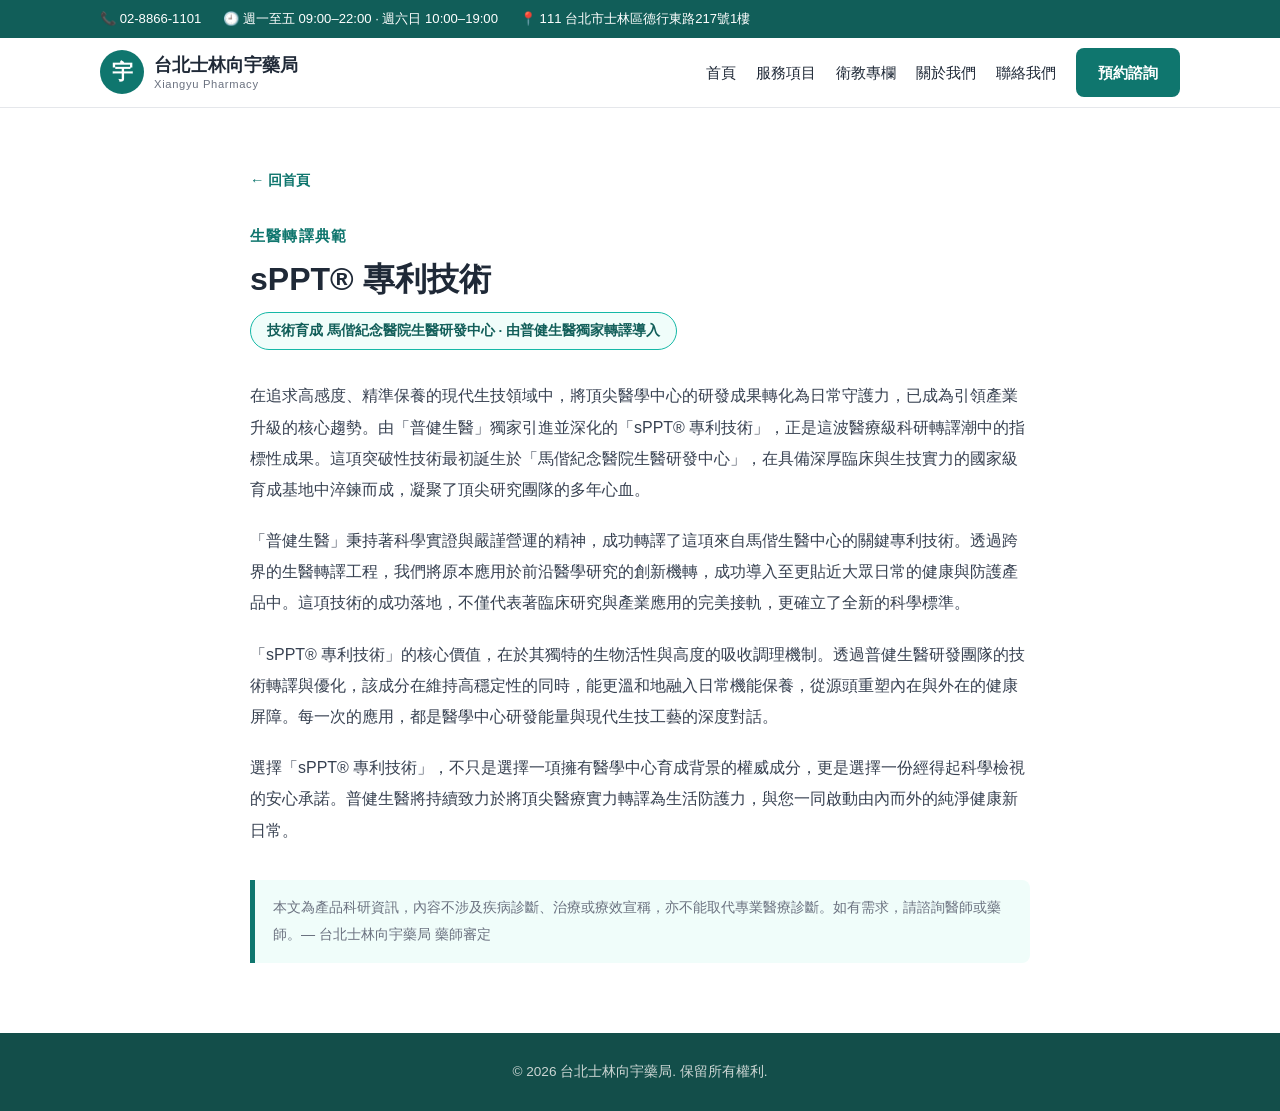
<file: sppt.html>
<!DOCTYPE html>
<html lang="zh-Hant-TW">
<head>
<meta charset="UTF-8">
<meta name="viewport" content="width=device-width, initial-scale=1">
<title>生醫轉譯典範 sPPT® 專利技術｜台北士林向宇藥局</title>
<meta name="description" content="sPPT® 專利技術源自馬偕紀念醫院生醫研發中心，由普健生醫獨家轉譯導入日常健康防護，重塑內在與外在的健康屏障。">
<style>
:root{--p:#0F766E;--p-dark:#115E59;--p-light:#F0FDFA;--p-mid:#14B8A6;--ink:#1F2937;--muted:#6B7280;--border:#E5E7EB}
*{margin:0;padding:0;box-sizing:border-box}
body{font-family:"Noto Sans TC","Microsoft JhengHei","PingFang TC",sans-serif;color:var(--ink);line-height:1.95;background:#fff}
a{text-decoration:none;color:var(--p)}
.wrap{max-width:1120px;margin:0 auto;padding:0 20px}
.topbar{background:var(--p-dark);color:#fff;font-size:.82rem}
.topbar .wrap{display:flex;gap:22px;flex-wrap:wrap;padding:6px 20px}
header{position:sticky;top:0;z-index:50;background:rgba(255,255,255,.96);backdrop-filter:blur(6px);border-bottom:1px solid var(--border)}
header .wrap{display:flex;align-items:center;justify-content:space-between;padding:10px 20px;gap:10px;flex-wrap:wrap}
.brand{display:flex;align-items:center;gap:10px}
.brand .mark{width:44px;height:44px;border-radius:50%;background:var(--p);color:#fff;display:flex;align-items:center;justify-content:center;font-size:1.3rem;font-weight:700}
.brand .name{font-weight:700;font-size:1.1rem;line-height:1.3}
.brand .name small{display:block;font-weight:400;color:var(--muted);font-size:.7rem;letter-spacing:.06em}
nav{display:flex;align-items:center;gap:20px;flex-wrap:wrap}
nav a{color:var(--ink);font-size:.95rem}
.btn{display:inline-block;background:var(--p);color:#fff;font-weight:700;padding:10px 22px;border-radius:8px;font-size:.95rem}
.page{max-width:820px;margin:0 auto;padding:56px 20px 70px}
.page .backtop{font-size:.9rem;font-weight:700}
.kicker{color:var(--p);font-weight:700;font-size:.95rem;letter-spacing:.08em;margin:26px 0 6px}
.page h1{font-size:2rem;line-height:1.4;margin-bottom:10px}
.page .sub{display:inline-block;background:var(--p-light);color:var(--p-dark);border:1px solid var(--p-mid);border-radius:999px;font-size:.85rem;font-weight:700;padding:5px 16px;margin-bottom:30px}
.page p{margin-bottom:20px;color:#374151}
.disclaim{background:var(--p-light);border-left:5px solid var(--p);padding:14px 18px;margin-top:34px;font-size:.88rem;color:var(--muted);border-radius:0 8px 8px 0}
footer{background:#134E4A;color:#CBD5D3;padding:26px 0;font-size:.85rem;text-align:center}
</style>
</head>
<body>

<div class="topbar">
  <div class="wrap">
    <span>📞 02-8866-1101</span>
    <span>🕘 週一至五 09:00–22:00 · 週六日 10:00–19:00</span>
    <span>📍 111 台北市士林區德行東路217號1樓</span>
  </div>
</div>

<header>
  <div class="wrap">
    <div class="brand">
      <div class="mark">宇</div>
      <div class="name">台北士林向宇藥局<small>Xiangyu Pharmacy</small></div>
    </div>
    <nav>
      <a href="index.html">首頁</a>
      <a href="index.html#services">服務項目</a>
      <a href="articles.html">衛教專欄</a>
      <a href="index.html#about">關於我們</a>
      <a href="index.html#contact">聯絡我們</a>
      <a class="btn" href="tel:02-88661101">預約諮詢</a>
    </nav>
  </div>
</header>

<div class="page">
<a class="backtop" href="index.html#services">← 回首頁</a>
<div class="kicker">生醫轉譯典範</div>
<h1>sPPT® 專利技術</h1>
<span class="sub">技術育成 馬偕紀念醫院生醫研發中心 · 由普健生醫獨家轉譯導入</span>
<p>在追求高感度、精準保養的現代生技領域中，將頂尖醫學中心的研發成果轉化為日常守護力，已成為引領產業升級的核心趨勢。由「普健生醫」獨家引進並深化的「sPPT® 專利技術」，正是這波醫療級科研轉譯潮中的指標性成果。這項突破性技術最初誕生於「馬偕紀念醫院生醫研發中心」，在具備深厚臨床與生技實力的國家級育成基地中淬鍊而成，凝聚了頂尖研究團隊的多年心血。</p>
<p>「普健生醫」秉持著科學實證與嚴謹營運的精神，成功轉譯了這項來自馬偕生醫中心的關鍵專利技術。透過跨界的生醫轉譯工程，我們將原本應用於前沿醫學研究的創新機轉，成功導入至更貼近大眾日常的健康與防護產品中。這項技術的成功落地，不僅代表著臨床研究與產業應用的完美接軌，更確立了全新的科學標準。</p>
<p>「sPPT® 專利技術」的核心價值，在於其獨特的生物活性與高度的吸收調理機制。透過普健生醫研發團隊的技術轉譯與優化，該成分在維持高穩定性的同時，能更溫和地融入日常機能保養，從源頭重塑內在與外在的健康屏障。每一次的應用，都是醫學中心研發能量與現代生技工藝的深度對話。</p>
<p>選擇「sPPT® 專利技術」，不只是選擇一項擁有醫學中心育成背景的權威成分，更是選擇一份經得起科學檢視的安心承諾。普健生醫將持續致力於將頂尖醫療實力轉譯為生活防護力，與您一同啟動由內而外的純淨健康新日常。</p>
<div class="disclaim">本文為產品科研資訊，內容不涉及疾病診斷、治療或療效宣稱，亦不能取代專業醫療診斷。如有需求，請諮詢醫師或藥師。— 台北士林向宇藥局 藥師審定</div>
</div>

<footer>© 2026 台北士林向宇藥局. 保留所有權利.</footer>
</body>
</html>
</file>
